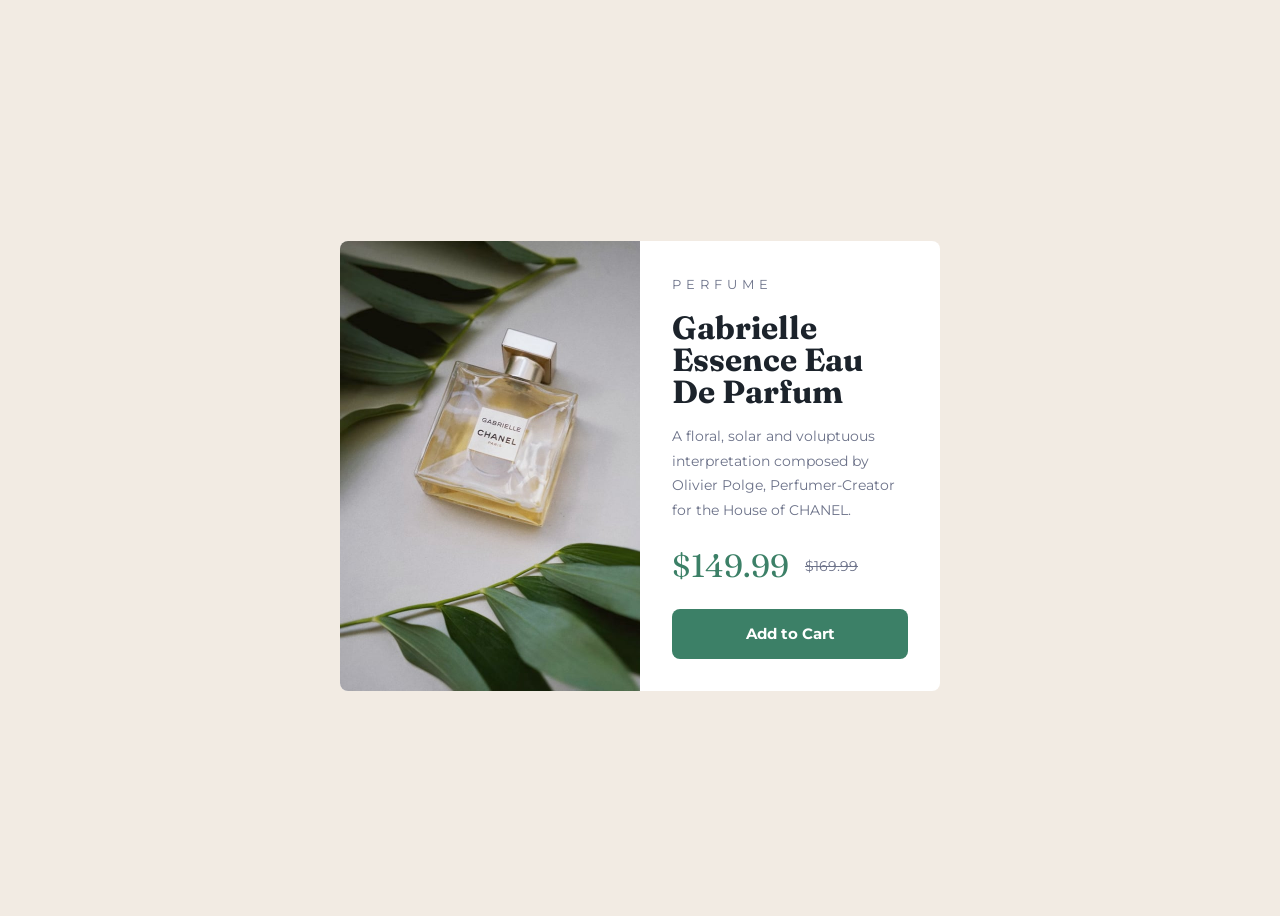
<file: index.html>
<!DOCTYPE html>
<html lang="en">
<head>
    <meta charset="UTF-8">
    <meta name="viewport" content="width=device-width, initial-scale=1.0">
    <title>Document</title>
    <link rel="stylesheet" href="https://fonts.googleapis.com/css2?family=Fraunces:opsz,wght@9..144,700&family=Montserrat:wght@500;600&display=swap">
    <link rel="stylesheet" href="style.css">
</head>
<body>
    <main>
        <article class="product">
            <picture class="img">
                <source srcset="images/image-product-desktop.jpg" media ="(min-width: 600px)">
                <img src="images/image-product-mobile.jpg" alt="perfume">
            </picture>

            <div class="content">
                <p class="category">Perfume</p>

                <h1 class="title">Gabrielle Essence Eau De Parfum</h1>

                <p>
                    A floral, solar and voluptuous interpretation composed by Olivier Polge,
                    Perfumer-Creator for the House of CHANEL.</p>

                <div class="price">
                    <p class="newprice"><span class="visually-hidden">Current price:</span>$149.99</p>
                    <p class="oldprice"><span class="visually-hidden">Original price:</span><s>$169.99</s></p>
                </div>
                <button class="button" data-icon="shopping-cart">Add to Cart</button>

            </div>
        </article>
    </main>
</body>
</html>
</file>
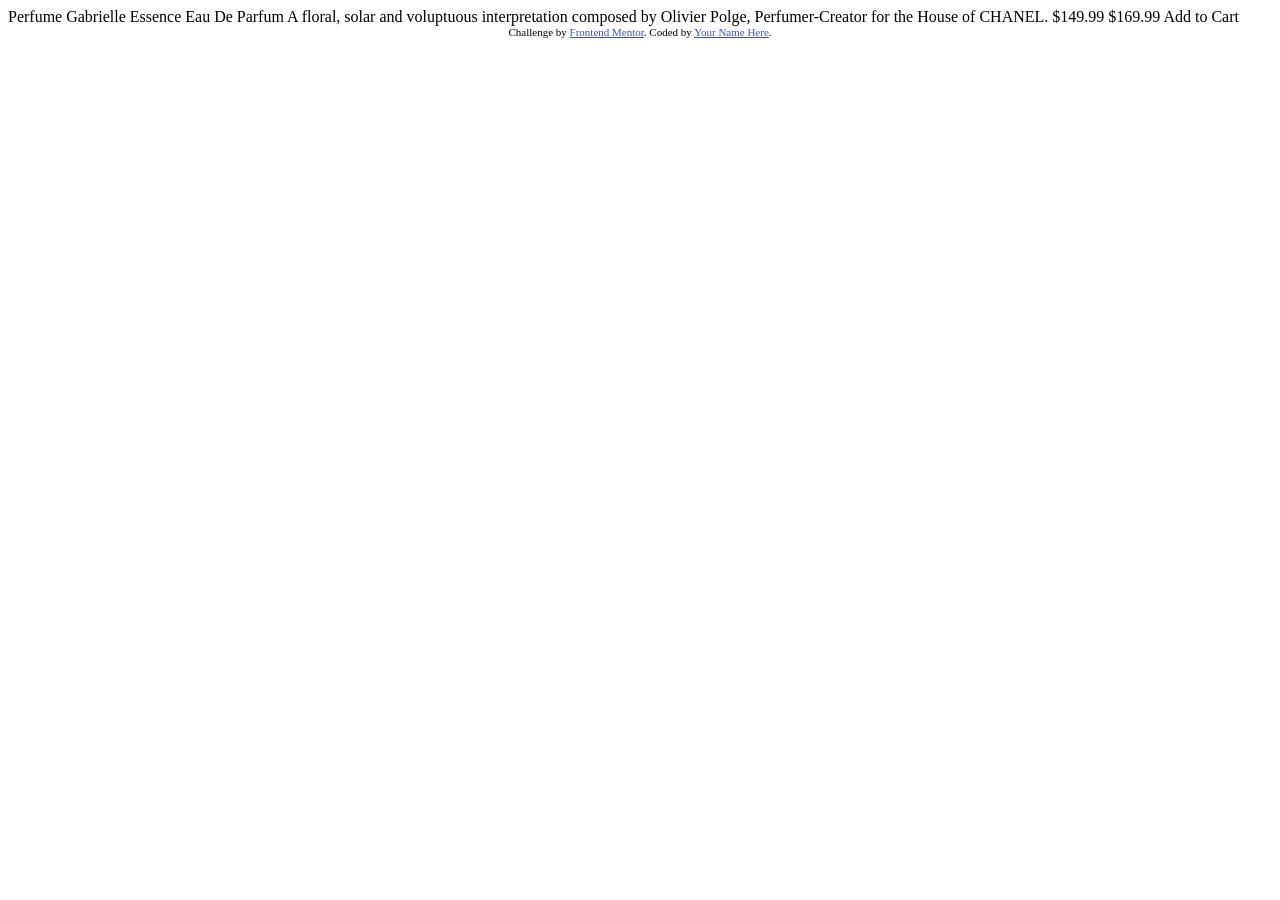
<file: product-preview-card-component-main/product-preview-card-component-main/index.html>
<!DOCTYPE html>
<html lang="en">
<head>
  <meta charset="UTF-8">
  <meta name="viewport" content="width=device-width, initial-scale=1.0"> <!-- displays site properly based on user's device -->

  <link rel="icon" type="image/png" sizes="32x32" href="./images/favicon-32x32.png">
  
  <title>Frontend Mentor | Product preview card component</title>

  <!-- Feel free to remove these styles or customise in your own stylesheet 👍 -->
  <style>
    .attribution { font-size: 11px; text-align: center; }
    .attribution a { color: hsl(228, 45%, 44%); }
  </style>
</head>
<body>

  Perfume

  Gabrielle Essence Eau De Parfum

  A floral, solar and voluptuous interpretation composed by Olivier Polge, 
  Perfumer-Creator for the House of CHANEL.

  $149.99
  $169.99

  Add to Cart
  
  <div class="attribution">
    Challenge by <a href="https://www.frontendmentor.io?ref=challenge" target="_blank">Frontend Mentor</a>. 
    Coded by <a href="#">Your Name Here</a>.
  </div>
</body>
</html>
</file>
<file: style.css>
@charset "UTF-8";

:root {
    --Green500: hsl(158, 36%, 37%);
    --Green700: hsl(158, 42%, 18%);
    --Black: hsl(212, 21%, 14%);
    --White: hsl(0, 0%, 100%);
    --Grey: hsl(228, 12%, 48%);
    --Cream: hsl(30, 38%, 92%);

    --ff-fraunces: "Fraunces", serif;
    --ff-montserrat: "Montserrat", sans-serif; //root nas fontfamily e fontweight para facilitar a manutenção

    --fw-regular: 500;
    --fw-bold: 700;

}

*, *::before, *::after {
    box-sizing: border-box;
}

* {
    margin: 0;
}

html, body {
    height: 100%;
}

body {
    line-height: 1.7;
    -webkit-font-smoothing: antialiased;
}

img, picture, video, canvas, svg {
    display: block;
    max-width: 100%;
}

input, button, textarea, select {
    font: inherit;
}

p, h1, h2, h3, h4, h5, h6 {
    overflow-wrap: break-word;
}

h1, h2, h3 {
    line-height: 1;
}

body {
    font-family: var(--ff-montserrat);
    font-weight: var(--fw-regular);
    font-size: 0.9rem;
    color: var(--Grey);
    background-color: var(--Cream);
    display: grid;
    place-content: center;
    margin: 1rem;
}

.price {
    display: flex;
    align-items: center;
    gap: 1rem;
    flex-wrap: wrap;
}

.visually-hidden:not(:focus):not(:active) {
  clip: rect(0 0 0 0);
  clip-path: inset(50%);
  height: 1px;
  overflow: hidden;
  position: absolute;
  white-space: nowrap;
  width: 1px;
}

.button {
    cursor: pointer;
    text-decoration: none;
    display: ;
    gap: 0.75rem;
    justify-content: center;
    align-items: center;
    border: 0;
    border-radius: 0.5rem;
    padding: 0.75rem 1.5rem;
    background-color: var(--Green500);
    color: var(--White);
    font-weight: var(--fw-bold);
    font-size: 0.925rem;
}

.button[data-icon="shopping-cart"]::before {
  content: "";
  background-image: url("images/icon-cart.svg");
  width: 15px;
  height: 16px;
}

.button:is(:hover, :focus) {
    background-color: var(--Green700);
}

.product {
    --content-padding: 1.5rem;
    --content-spacing: 1rem;

    display: grid;
    background-color: var(--White);
    border-radius: 0.5rem;
    overflow: hidden;
    max-width: 600px;
}

@media (min-width: 600px) {
    .product {
        --content-padding: 2rem;
        grid-template-columns: 1fr 1fr;
    }

}

    .content {
        display: grid;
        gap: var(--content-spacing);
        padding: var(--content-padding);
    }

    .category {
        font-size: 0.8125rem;
        letter-spacing: 5px;
        text-transform: uppercase;
    }

    .title {
        font-family: var(--ff-fraunces);
        font-size: 2rem;
        color: var(--Black);
    }   

    .newprice {
        font-size: 2rem;
        font-family: var(--ff-fraunces);
        color: var(--Green500);
    }
</file>
